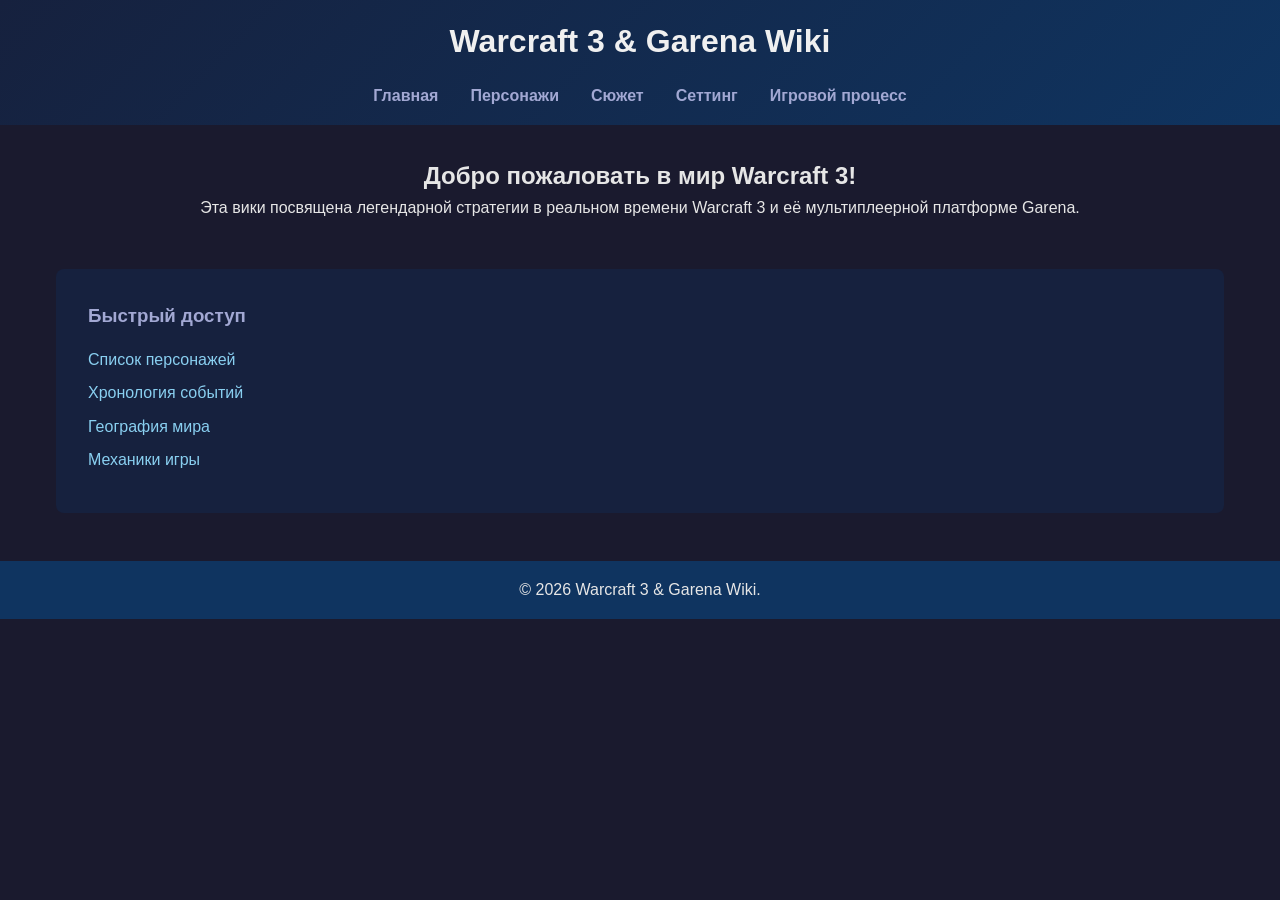
<file: index.html>
<!DOCTYPE html>
<html lang="ru">
<head>
    <meta charset="UTF-8">
    <meta name="viewport" content="width=device-width, initial-scale=1.0">
    <title>Warcraft 3 & Garena Wiki</title>
    <link rel="stylesheet" href="styles.css">
</head>
<body>
    <header>
        <h1>Warcraft 3 & Garena Wiki</h1>
        <nav>
            <ul>
                <li><a href="index.html">Главная</a></li>
                <li><a href="characters.html">Персонажи</a></li>
                <li><a href="story.html">Сюжет</a></li>
                <li><a href="setting.html">Сеттинг</a></li>
                <li><a href="gameplay.html">Игровой процесс</a></li>
            </ul>
        </nav>
    </header>
    
    <main>
        <section class="intro">
            <h2>Добро пожаловать в мир Warcraft 3!</h2>
            <p>Эта вики посвящена легендарной стратегии в реальном времени Warcraft 3 и её мультиплеерной платформе Garena.</p>
        </section>
        
        <section class="quick-links">
            <h3>Быстрый доступ</h3>
            <ul>
                <li><a href="characters.html">Список персонажей</a></li>
                <li><a href="story.html">Хронология событий</a></li>
                <li><a href="setting.html">География мира</a></li>
                <li><a href="gameplay.html">Механики игры</a></li>
            </ul>
        </section>
    </main>
    
    <footer>
        <p>&copy; 2026 Warcraft 3 & Garena Wiki.</p>
    </footer>
</body>
</html>
</file>
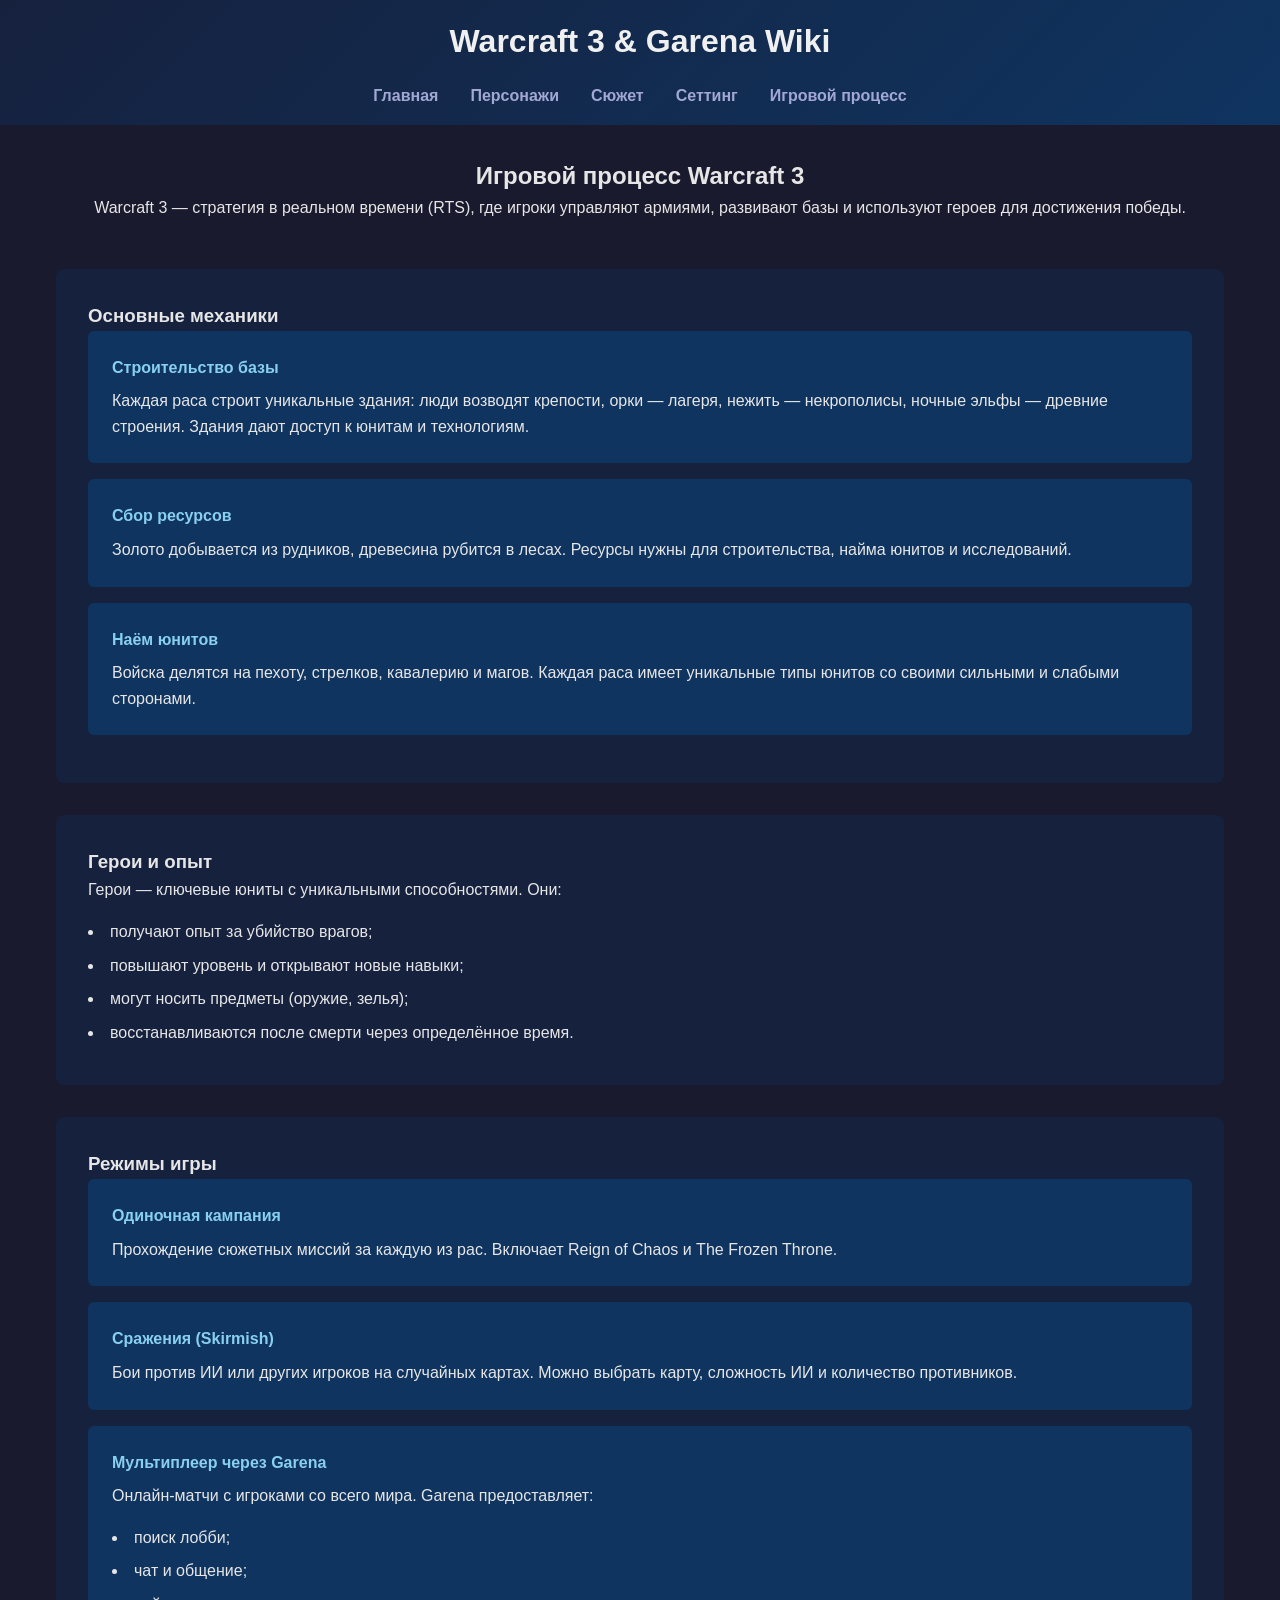
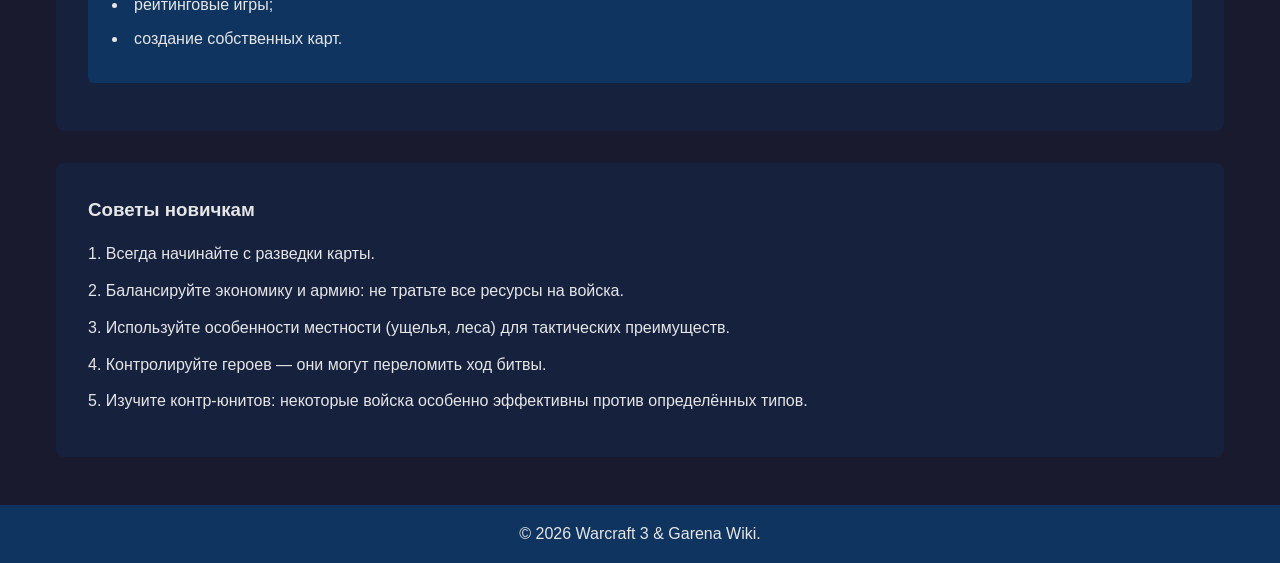
<file: gameplay.html>
<!DOCTYPE html>
<html lang="ru">
<head>
    <meta charset="UTF-8">
    <meta name="viewport" content="width=device-width, initial-scale=1.0">
    <title>Игровой процесс Warcraft 3 — Wiki</title>
    <link rel="stylesheet" href="styles.css">
</head>
<body>
    <header>
        <h1>Warcraft 3 & Garena Wiki</h1>
        <nav>
            <ul>
                <li><a href="index.html">Главная</a></li>
                <li><a href="characters.html">Персонажи</a></li>
                <li><a href="story.html">Сюжет</a></li>
                <li><a href="setting.html">Сеттинг</a></li>
                <li><a href="gameplay.html">Игровой процесс</a></li>
            </ul>
        </nav>
    </header>
    
    <main>
        <section class="gameplay-intro">
            <h2>Игровой процесс Warcraft 3</h2>
            <p>Warcraft 3 — стратегия в реальном времени (RTS), где игроки управляют армиями, развивают базы и используют героев для достижения победы.</p>
        </section>

        <section class="core-mechanics">
            <h3>Основные механики</h3>
            
            <div class="mechanic-card">
                <h4>Строительство базы</h4>
                <p>Каждая раса строит уникальные здания: люди возводят крепости, орки — лагеря, нежить — некрополисы, ночные эльфы — древние строения. Здания дают доступ к юнитам и технологиям.</p>
            </div>
            
            <div class="mechanic-card">
                <h4>Сбор ресурсов</h4>
                <p>Золото добывается из рудников, древесина рубится в лесах. Ресурсы нужны для строительства, найма юнитов и исследований.</p>
            </div>
            
            <div class="mechanic-card">
                <h4>Наём юнитов</h4>
                <p>Войска делятся на пехоту, стрелков, кавалерию и магов. Каждая раса имеет уникальные типы юнитов со своими сильными и слабыми сторонами.</p>
            </div>
        </section>

        <section class="heroes">
            <h3>Герои и опыт</h3>
            <p>Герои — ключевые юниты с уникальными способностями. Они:</p>
            <ul>
                <li>получают опыт за убийство врагов;</li>
                <li>повышают уровень и открывают новые навыки;</li>
                <li>могут носить предметы (оружие, зелья);</li>
                <li>восстанавливаются после смерти через определённое время.</li>
            </ul>
        </section>

        <section class="game-modes">
            <h3>Режимы игры</h3>
            
            <div class="mode-card">
                <h4>Одиночная кампания</h4>
                <p>Прохождение сюжетных миссий за каждую из рас. Включает Reign of Chaos и The Frozen Throne.</p>
            </div>
            
            <div class="mode-card">
                <h4>Сражения (Skirmish)</h4>
                <p>Бои против ИИ или других игроков на случайных картах. Можно выбрать карту, сложность ИИ и количество противников.</p>
            </div>
            
            <div class="mode-card">
                <h4>Мультиплеер через Garena</h4>
                <p>Онлайн‑матчи с игроками со всего мира. Garena предоставляет:</p>
                <ul>
                    <li>поиск лобби;</li>
                    <li>чат и общение;</li>
                    <li>рейтинговые игры;</li>
                    <li>создание собственных карт.</li>
                </ul>
            </div>
        </section>

        <section class="tips">
            <h3>Советы новичкам</h3>
            <ol>
                <li>Всегда начинайте с разведки карты.</li>
                <li>Балансируйте экономику и армию: не тратьте все ресурсы на войска.</li>
                <li>Используйте особенности местности (ущелья, леса) для тактических преимуществ.</li>
                <li>Контролируйте героев — они могут переломить ход битвы.</li>
                <li>Изучите контр‑юнитов: некоторые войска особенно эффективны против определённых типов.</li>
            </ol>
        </section>
    </main>
    
    <footer>
        <p>&copy; 2026 Warcraft 3 & Garena Wiki.</p>
    </footer>
</body>
</html>
</file>
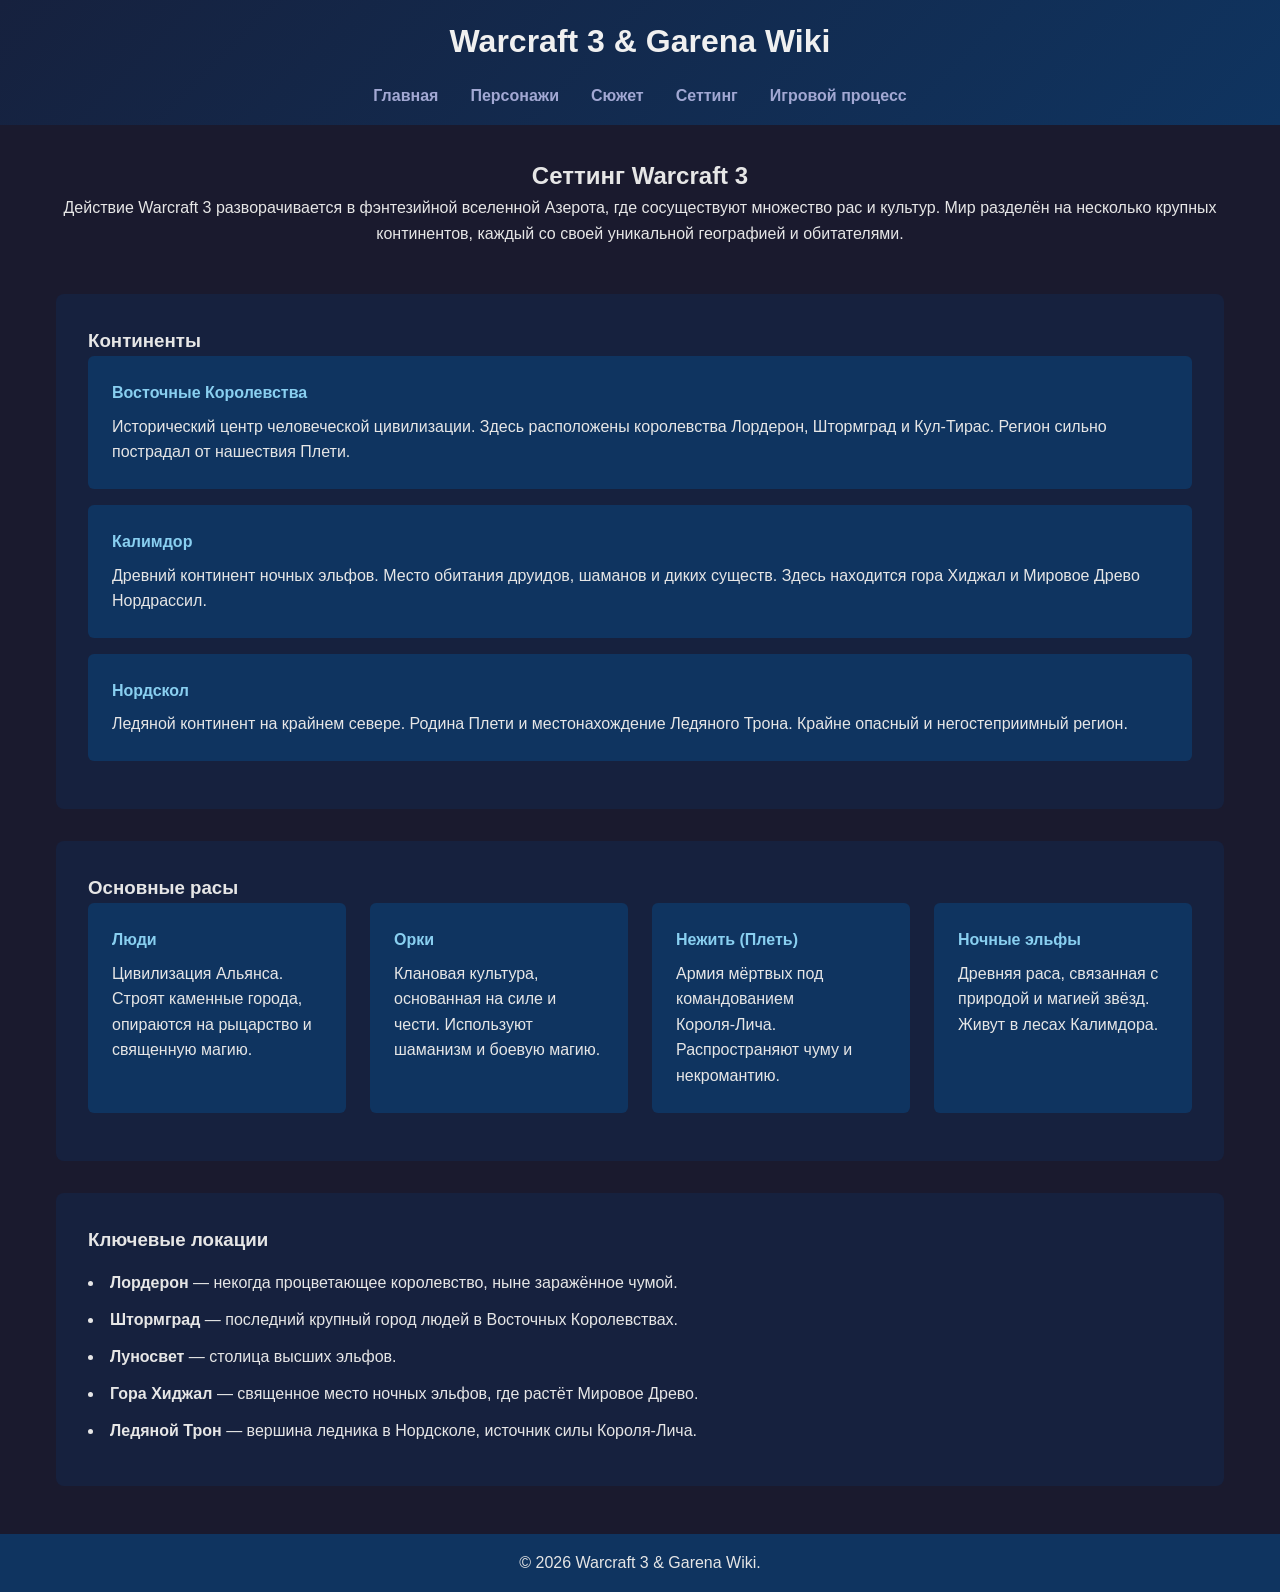
<file: setting.html>
<!DOCTYPE html>
<html lang="ru">
<head>
    <meta charset="UTF-8">
    <meta name="viewport" content="width=device-width, initial-scale=1.0">
    <title>Сеттинг Warcraft 3 — Wiki</title>
    <link rel="stylesheet" href="styles.css">
</head>
<body>
    <header>
        <h1>Warcraft 3 & Garena Wiki</h1>
        <nav>
            <ul>
                <li><a href="index.html">Главная</a></li>
                <li><a href="characters.html">Персонажи</a></li>
                <li><a href="story.html">Сюжет</a></li>
                <li><a href="setting.html">Сеттинг</a></li>
                <li><a href="gameplay.html">Игровой процесс</a></li>
            </ul>
        </nav>
    </header>
    
    <main>
        <section class="setting-intro">
            <h2>Сеттинг Warcraft 3</h2>
            <p>Действие Warcraft 3 разворачивается в фэнтезийной вселенной Азерота, где сосуществуют множество рас и культур. Мир разделён на несколько крупных континентов, каждый со своей уникальной географией и обитателями.</p>
        </section>

        <section class="continents">
            <h3>Континенты</h3>
            
            <div class="continent-card">
                <h4>Восточные Королевства</h4>
                <p>Исторический центр человеческой цивилизации. Здесь расположены королевства Лордерон, Штормград и Кул-Тирас. Регион сильно пострадал от нашествия Плети.</p>
            </div>
            
            <div class="continent-card">
                <h4>Калимдор</h4>
                <p>Древний континент ночных эльфов. Место обитания друидов, шаманов и диких существ. Здесь находится гора Хиджал и Мировое Древо Нордрассил.</p>
            </div>
            
            <div class="continent-card">
                <h4>Нордскол</h4>
                <p>Ледяной континент на крайнем севере. Родина Плети и местонахождение Ледяного Трона. Крайне опасный и негостеприимный регион.</p>
            </div>
        </section>

        <section class="races">
            <h3>Основные расы</h3>
            
            <div class="race-grid">
                <div class="race-card">
                    <h4>Люди</h4>
                    <p>Цивилизация Альянса. Строят каменные города, опираются на рыцарство и священную магию.</p>
                </div>
                
                <div class="race-card">
                    <h4>Орки</h4>
                    <p>Клановая культура, основанная на силе и чести. Используют шаманизм и боевую магию.</p>
                </div>
                
                <div class="race-card">
            <h4>Нежить (Плеть)</h4>
            <p>Армия мёртвых под командованием Короля‑Лича. Распространяют чуму и некромантию.</p>
                </div>
                
                <div class="race-card">
            <h4>Ночные эльфы</h4>
            <p>Древняя раса, связанная с природой и магией звёзд. Живут в лесах Калимдора.</p>
                </div>
            </div>
        </section>

        <section class="key-locations">
            <h3>Ключевые локации</h3>
            <ul>
                <li><strong>Лордерон</strong> — некогда процветающее королевство, ныне заражённое чумой.</li>
                <li><strong>Штормград</strong> — последний крупный город людей в Восточных Королевствах.</li>
                <li><strong>Луносвет</strong> — столица высших эльфов.</li>
                <li><strong>Гора Хиджал</strong> — священное место ночных эльфов, где растёт Мировое Древо.</li>
                <li><strong>Ледяной Трон</strong> — вершина ледника в Нордсколе, источник силы Короля‑Лича.</li>
            </ul>
        </section>
    </main>
    
    <footer>
        <p>&copy; 2026 Warcraft 3 & Garena Wiki.</p>
    </footer>
</body>
</html>
</file>
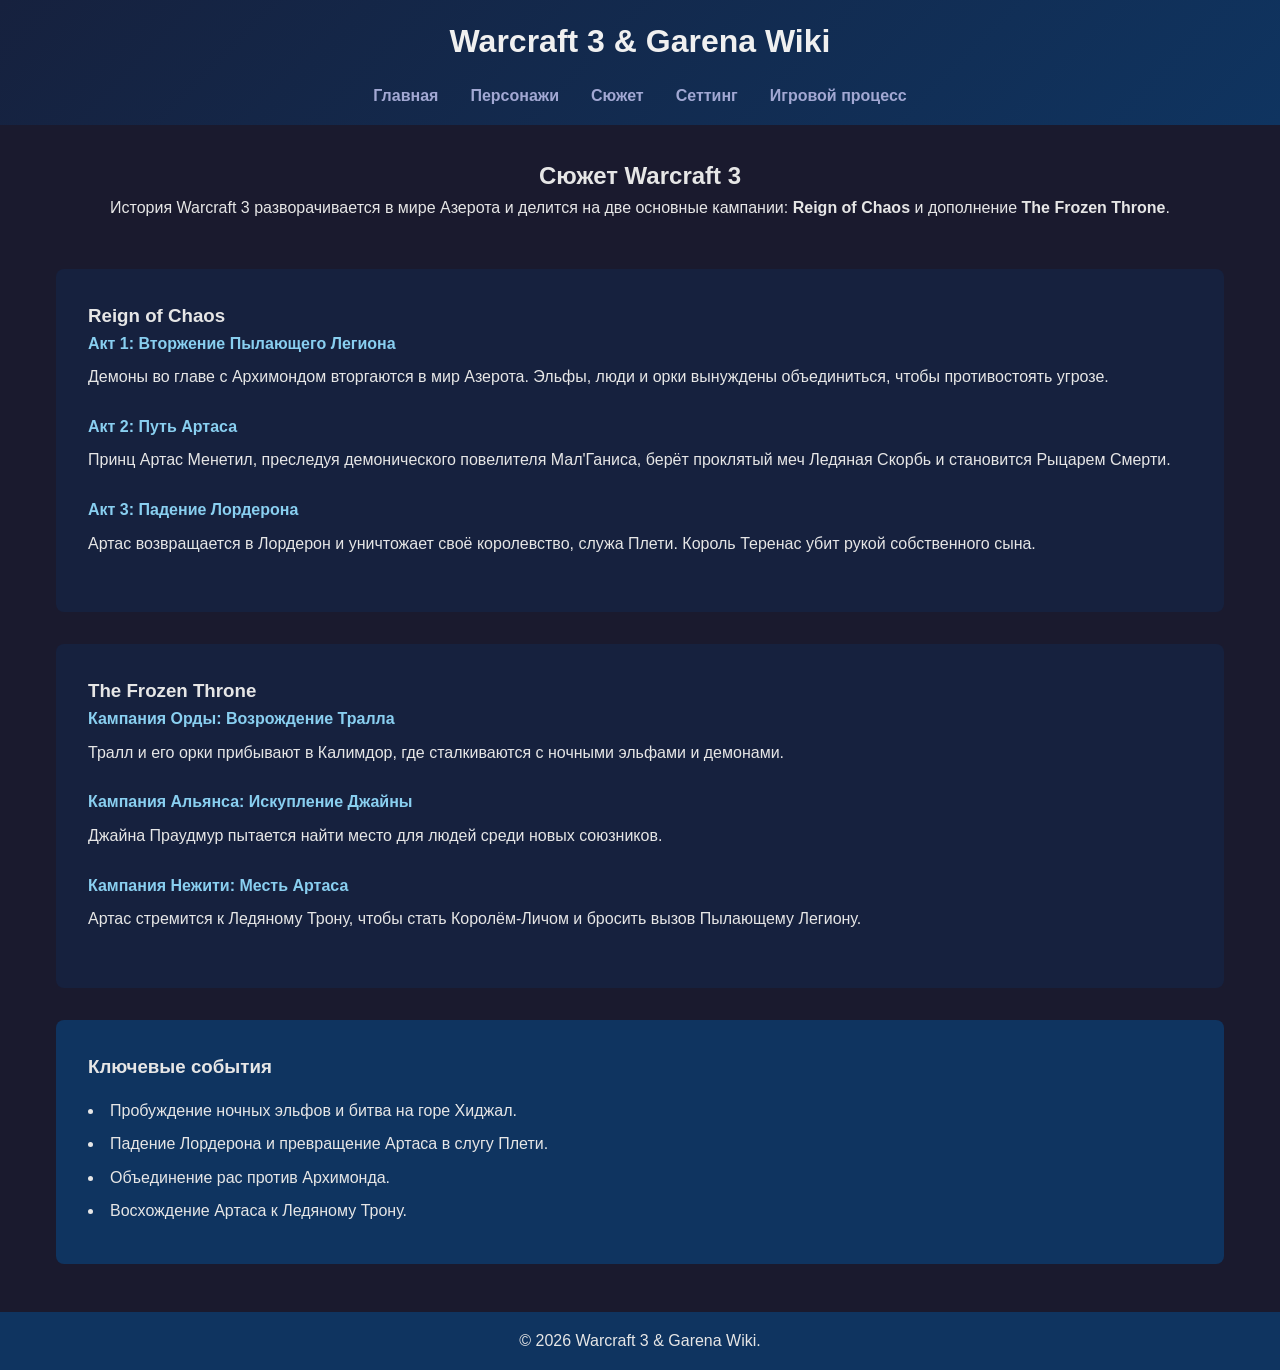
<file: story.html>
<!DOCTYPE html>
<html lang="ru">
<head>
    <meta charset="UTF-8">
    <meta name="viewport" content="width=device-width, initial-scale=1.0">
    <title>Сюжет Warcraft 3 — Wiki</title>
    <link rel="stylesheet" href="styles.css">
</head>
<body>
    <header>
        <h1>Warcraft 3 & Garena Wiki</h1>
        <nav>
            <ul>
                <li><a href="index.html">Главная</a></li>
                <li><a href="characters.html">Персонажи</a></li>
                <li><a href="story.html">Сюжет</a></li>
                <li><a href="setting.html">Сеттинг</a></li>
                <li><a href="gameplay.html">Игровой процесс</a></li>
            </ul>
        </nav>
    </header>
    
    <main>
        <section class="story-intro">
            <h2>Сюжет Warcraft 3</h2>
            <p>История Warcraft 3 разворачивается в мире Азерота и делится на две основные кампании: <strong>Reign of Chaos</strong> и дополнение <strong>The Frozen Throne</strong>.</p>
        </section>

        <section class="campaigns">
            <h3>Reign of Chaos</h3>
            <div class="campaign-chapter">
                <h4>Акт 1: Вторжение Пылающего Легиона</h4>
                <p>Демоны во главе с Архимондом вторгаются в мир Азерота. Эльфы, люди и орки вынуждены объединиться, чтобы противостоять угрозе.</p>
            </div>
            <div class="campaign-chapter">
                <h4>Акт 2: Путь Артаса</h4>
                <p>Принц Артас Менетил, преследуя демонического повелителя Мал'Ганиса, берёт проклятый меч Ледяная Скорбь и становится Рыцарем Смерти.</p>
            </div>
            <div class="campaign-chapter">
                <h4>Акт 3: Падение Лордерона</h4>
                <p>Артас возвращается в Лордерон и уничтожает своё королевство, служа Плети. Король Теренас убит рукой собственного сына.</p>
            </div>
        </section>

        <section class="frozen-throne">
            <h3>The Frozen Throne</h3>
            <div class="campaign-chapter">
                <h4>Кампания Орды: Возрождение Тралла</h4>
                <p>Тралл и его орки прибывают в Калимдор, где сталкиваются с ночными эльфами и демонами.</p>
            </div>
            <div class="campaign-chapter">
                <h4>Кампания Альянса: Искупление Джайны</h4>
                <p>Джайна Праудмур пытается найти место для людей среди новых союзников.</p>
            </div>
            <div class="campaign-chapter">
                <h4>Кампания Нежити: Месть Артаса</h4>
                <p>Артас стремится к Ледяному Трону, чтобы стать Королём‑Личом и бросить вызов Пылающему Легиону.</p>
            </div>
        </section>

        <section class="key-events">
            <h3>Ключевые события</h3>
            <ul>
                <li>Пробуждение ночных эльфов и битва на горе Хиджал.</li>
                <li>Падение Лордерона и превращение Артаса в слугу Плети.</li>
                <li>Объединение рас против Архимонда.</li>
                <li>Восхождение Артаса к Ледяному Трону.</li>
            </ul>
        </section>
    </main>
    
    <footer>
        <p>&copy; 2026 Warcraft 3 & Garena Wiki.</p>
    </footer>
</body>
</html>
</file>
<file: styles.css>
* {
    margin: 0;
    padding: 0;
    box-sizing: border-box;
}

body {
    font-family: 'Arial', sans-serif;
    line-height: 1.6;
    background-color: #1a1a2e;
    color: #e6e6e6;
}

header {
    background: linear-gradient(135deg, #16213e, #0f3460);
    padding: 1rem 0;
    text-align: center;
}

header h1 {
    color: #f0f0f0;
    margin-bottom: 1rem;
}

nav ul {
    list-style: none;
    display: flex;
    justify-content: center;
    gap: 2rem;
}

nav a {
    color: #a2a8d3;
    text-decoration: none;
    font-weight: bold;
    transition: color 0.3s;
}

nav a:hover {
    color: #f0f0f0;
}

main {
    max-width: 1200px;
    margin: 2rem auto;
    padding: 0 1rem;
}

.intro {
    text-align: center;
    margin-bottom: 3rem;
}

.quick-links {
    background: #16213e;
    padding: 2rem;
    border-radius: 8px;
}

.quick-links h3 {
    color: #a2a8d3;
    margin-bottom: 1rem;
}

.quick-links ul {
    list-style: none;
}

.quick-links li {
    margin-bottom: 0.5rem;
}

.quick-links a {
    color: #89cff0;
    text-decoration: none;
}

.quick-links a:hover {
    color: #f0f0f0;
    text-decoration: underline;
}

footer {
    text-align: center;
    padding: 1rem;
    background: #0f3460;
    margin-top: 3rem;
}

/* Адаптивность */
@media (max-width: 768px) {
    nav ul {
        flex-direction: column;
        gap: 1rem;
    }
    
    .quick-links {
        padding: 1rem;
    }
}
.character-grid {
    display: grid;
    grid-template-columns: repeat(auto-fit, minmax(250px, 1fr));
    gap: 1.5rem;
    margin-top: 2rem;
}

.character-card {
    background: #16213e;
    padding: 1.5rem;
    border-radius: 8px;
    border-left: 4px solid #89cff0;
}
/* Стили для страницы сюжета */
.story-intro {
    text-align: center;
    margin-bottom: 3rem;
}

.campaigns,
.frozen-throne {
    background: #16213e;
    padding: 2rem;
    border-radius: 8px;
    margin-bottom: 2rem;
}

.campaign-chapter {
    margin-bottom: 1.5rem;
}

.campaign-chapter h4 {
    color: #89cff0;
    margin-bottom: 0.5rem;
}

.key-events {
    background: #0f3460;
    padding: 2rem;
    border-radius: 8px;
}

.key-events ul {
    list-style-position: inside;
    margin-top: 1rem;
}

.key-events li {
    margin-bottom: 0.5rem;
}
/* Стили для страницы сеттинга */
.setting-intro {
    text-align: center;
    margin-bottom: 3rem;
}

.continents,
.races,
.key-locations {
    background: #16213e;
    padding: 2rem;
    border-radius: 8px;
    margin-bottom: 2rem;
}

.continent-card,
.race-card {
    background: #0f3460;
    padding: 1.5rem;
    border-radius: 6px;
    margin-bottom: 1rem;
}

.continent-card h4,
.race-card h4 {
    color: #89cff0;
    margin-bottom: 0.5rem;
}

.race-grid {
    display: grid;
    grid-template-columns: repeat(auto-fit, minmax(250px, 1fr));
    gap: 1.5rem;
}

.key-locations ul {
    list-style-position: inside;
    margin-top: 1rem;
}

.key-locations li {
    margin-bottom: 0.7rem;
}
/* Стили для страницы игрового процесса */
.gameplay-intro {
    text-align: center;
    margin-bottom: 3rem;
}

.core-mechanics,
.heroes,
.game-modes,
.tips {
    background: #16213e;
    padding: 2rem;
    border-radius: 8px;
    margin-bottom: 2rem;
}

.mechanic-card,
.mode-card {
    background: #0f3460;
    padding: 1.5rem;
    border-radius: 6px;
    margin-bottom: 1rem;
}

.mechanic-card h4,
.mode-card h4 {
    color: #89cff0;
    margin-bottom: 0.5rem;
}

.tips ol {
    list-style-position: inside;
    margin-top: 1rem;
}

.tips li {
    margin-bottom: 0.7rem;
}

.heroes ul,
.game-modes ul {
    list-style-position: inside;
    margin-top: 1rem;
}

.heroes li,
.game-modes li {
    margin-bottom: 0.5rem;
}
/* Стили для страницы персонажей */
.characters-intro {
    text-align: center;
    margin-bottom: 3rem;
}

.race-section {
    background: #16213e;
    padding: 2rem;
    border-radius: 8px;
    margin-bottom: 2rem;
}

.character-grid {
    display: grid;
    grid-template-columns: repeat(auto-fit, minmax(250px, 1fr));
    gap: 2rem;
}

.character-card {
    background: #0f3460;
    padding: 1.5rem;
    border-radius: 8px;
    text-align: center;
}

.character-card img {
    border-radius: 50%;
    border: 3px solid #89cff0;
}

.character-card h4 {
    color: #89cff0;
    margin: 1rem 0 0.5rem;
}

.character-card p {
    line-height: 1.4;
}
</file>
